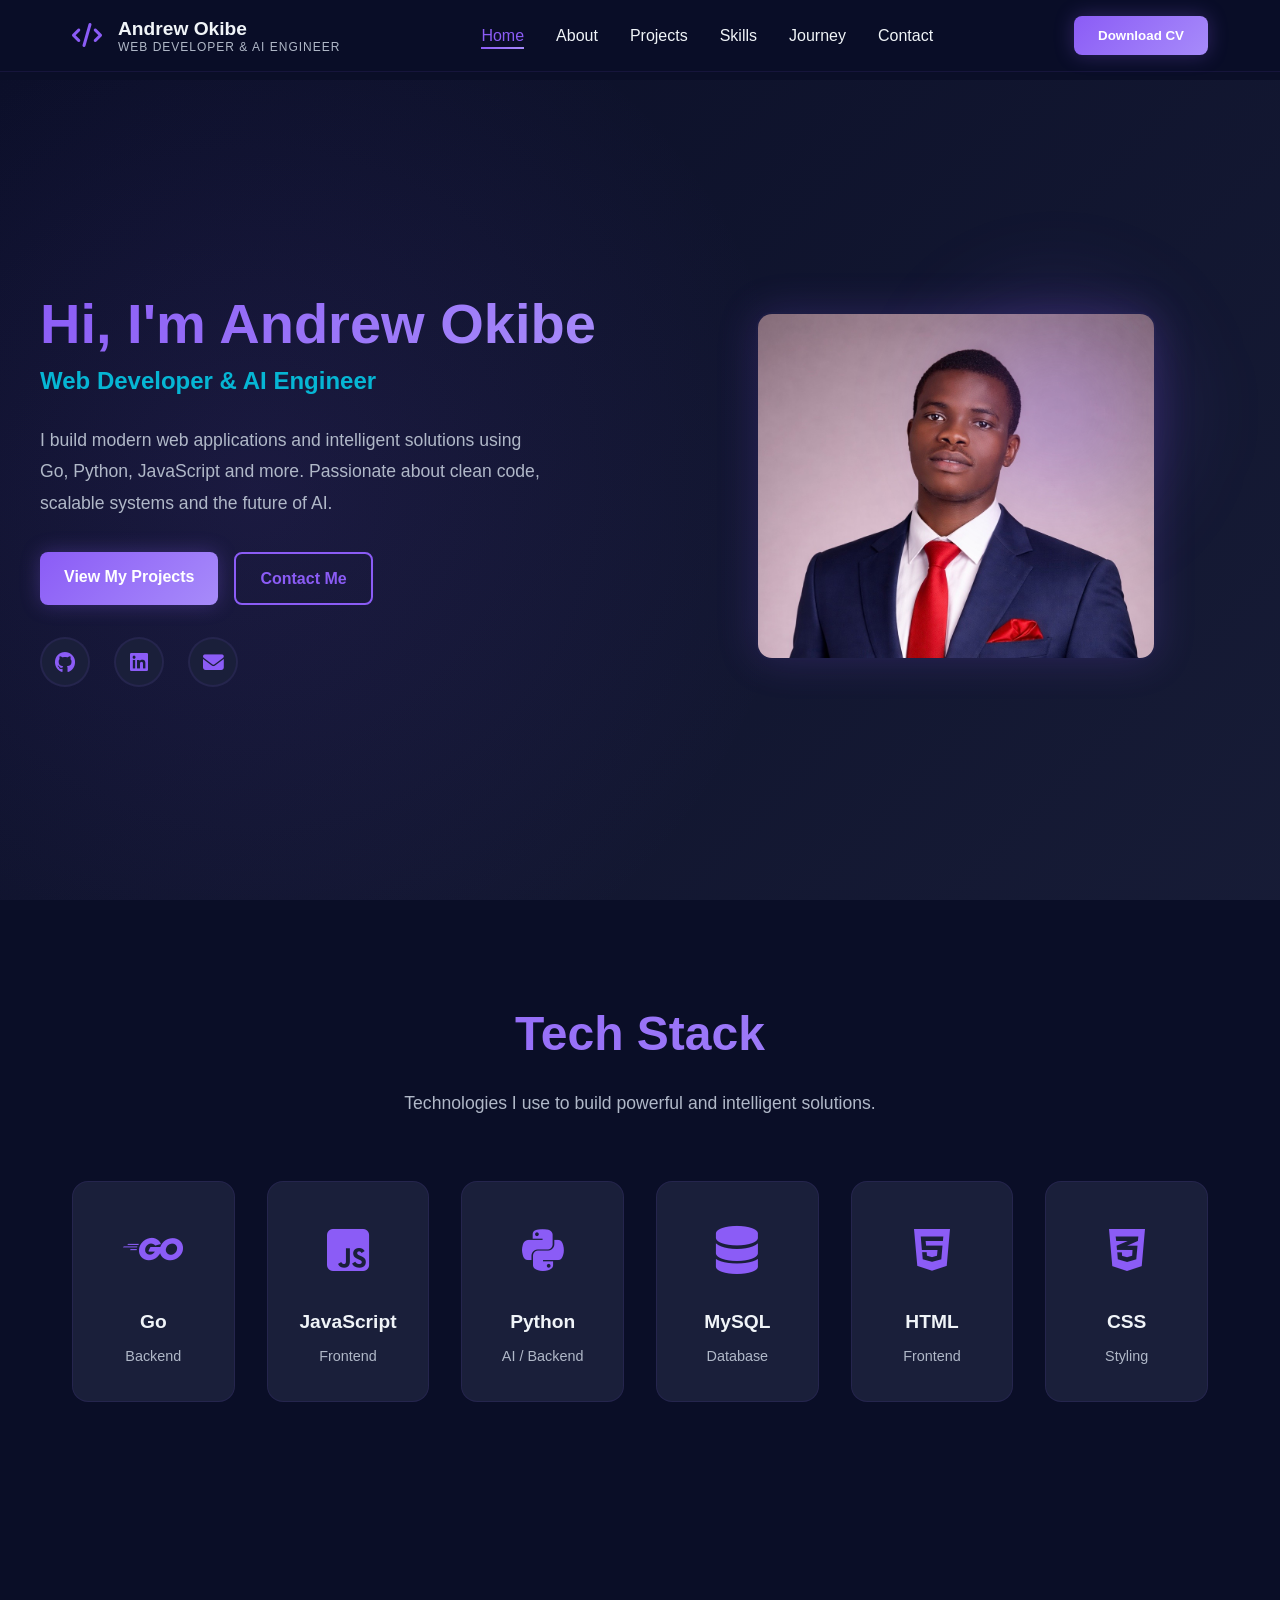
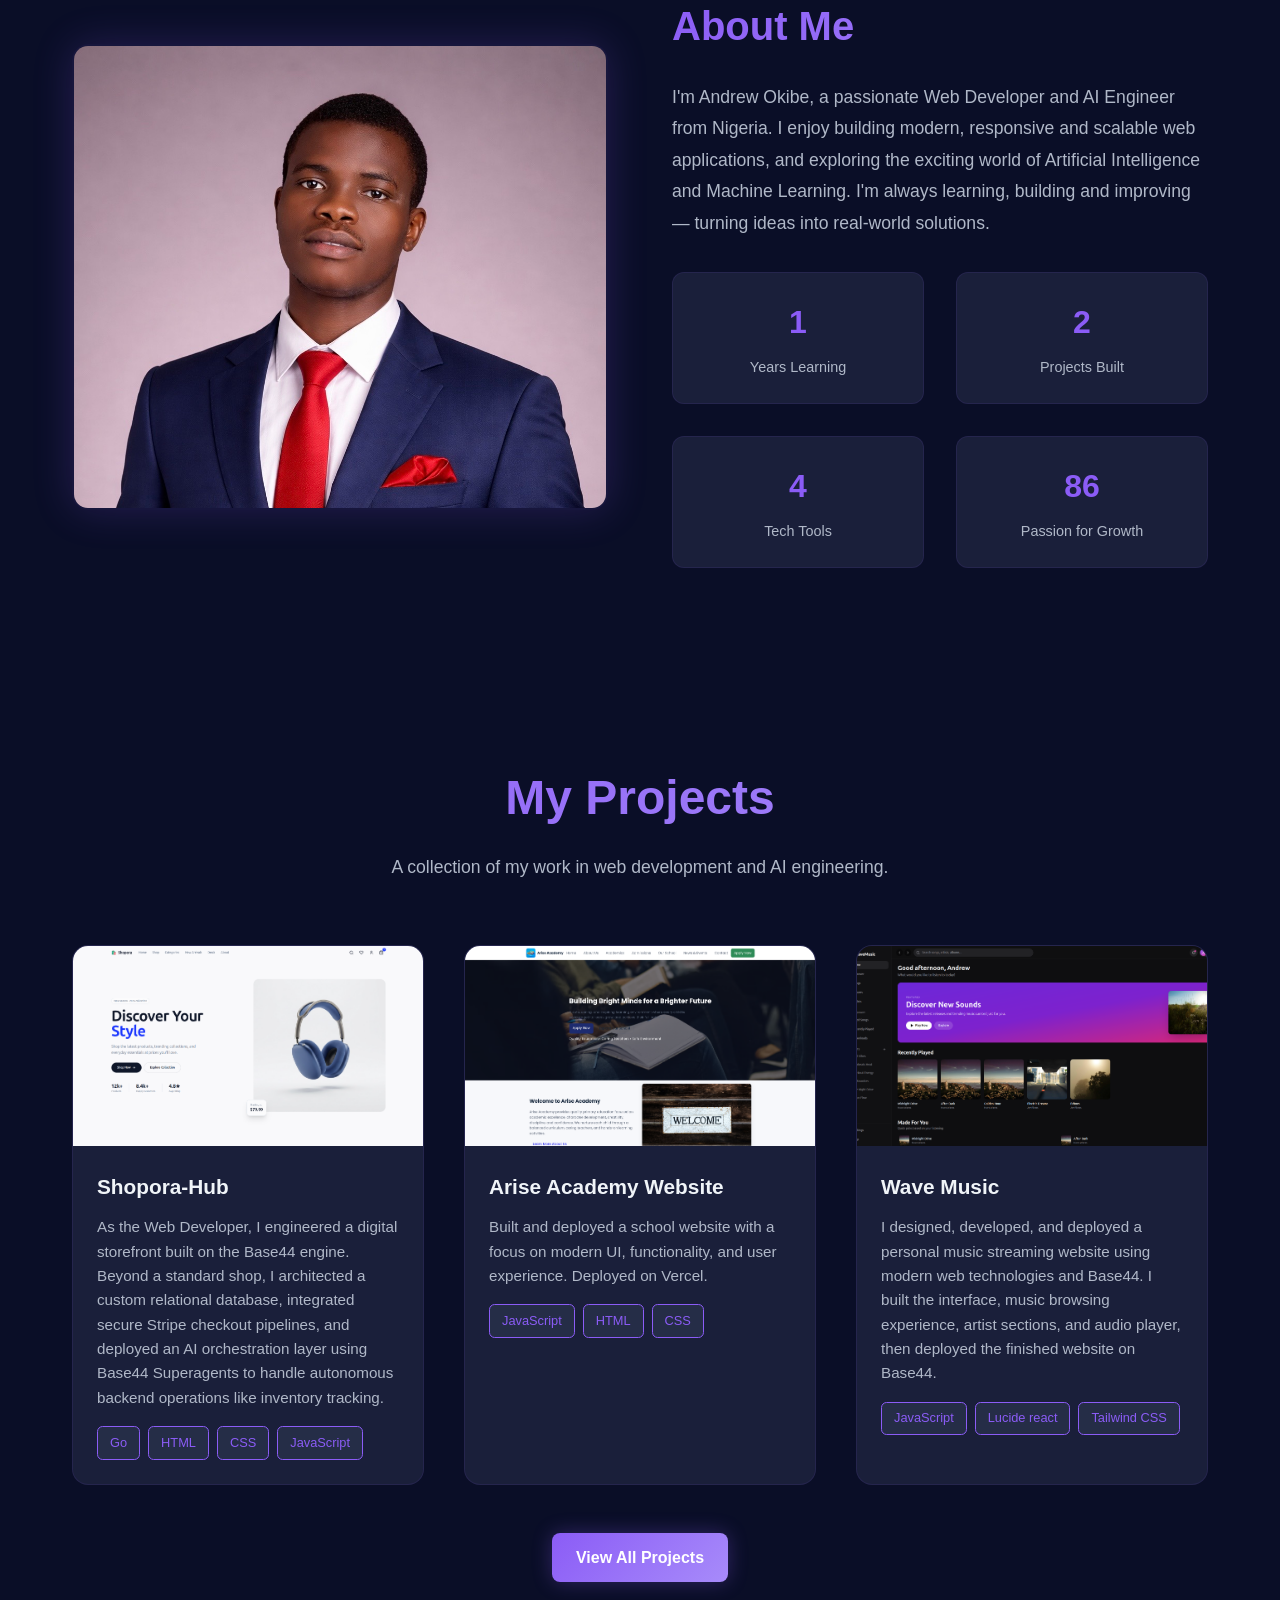
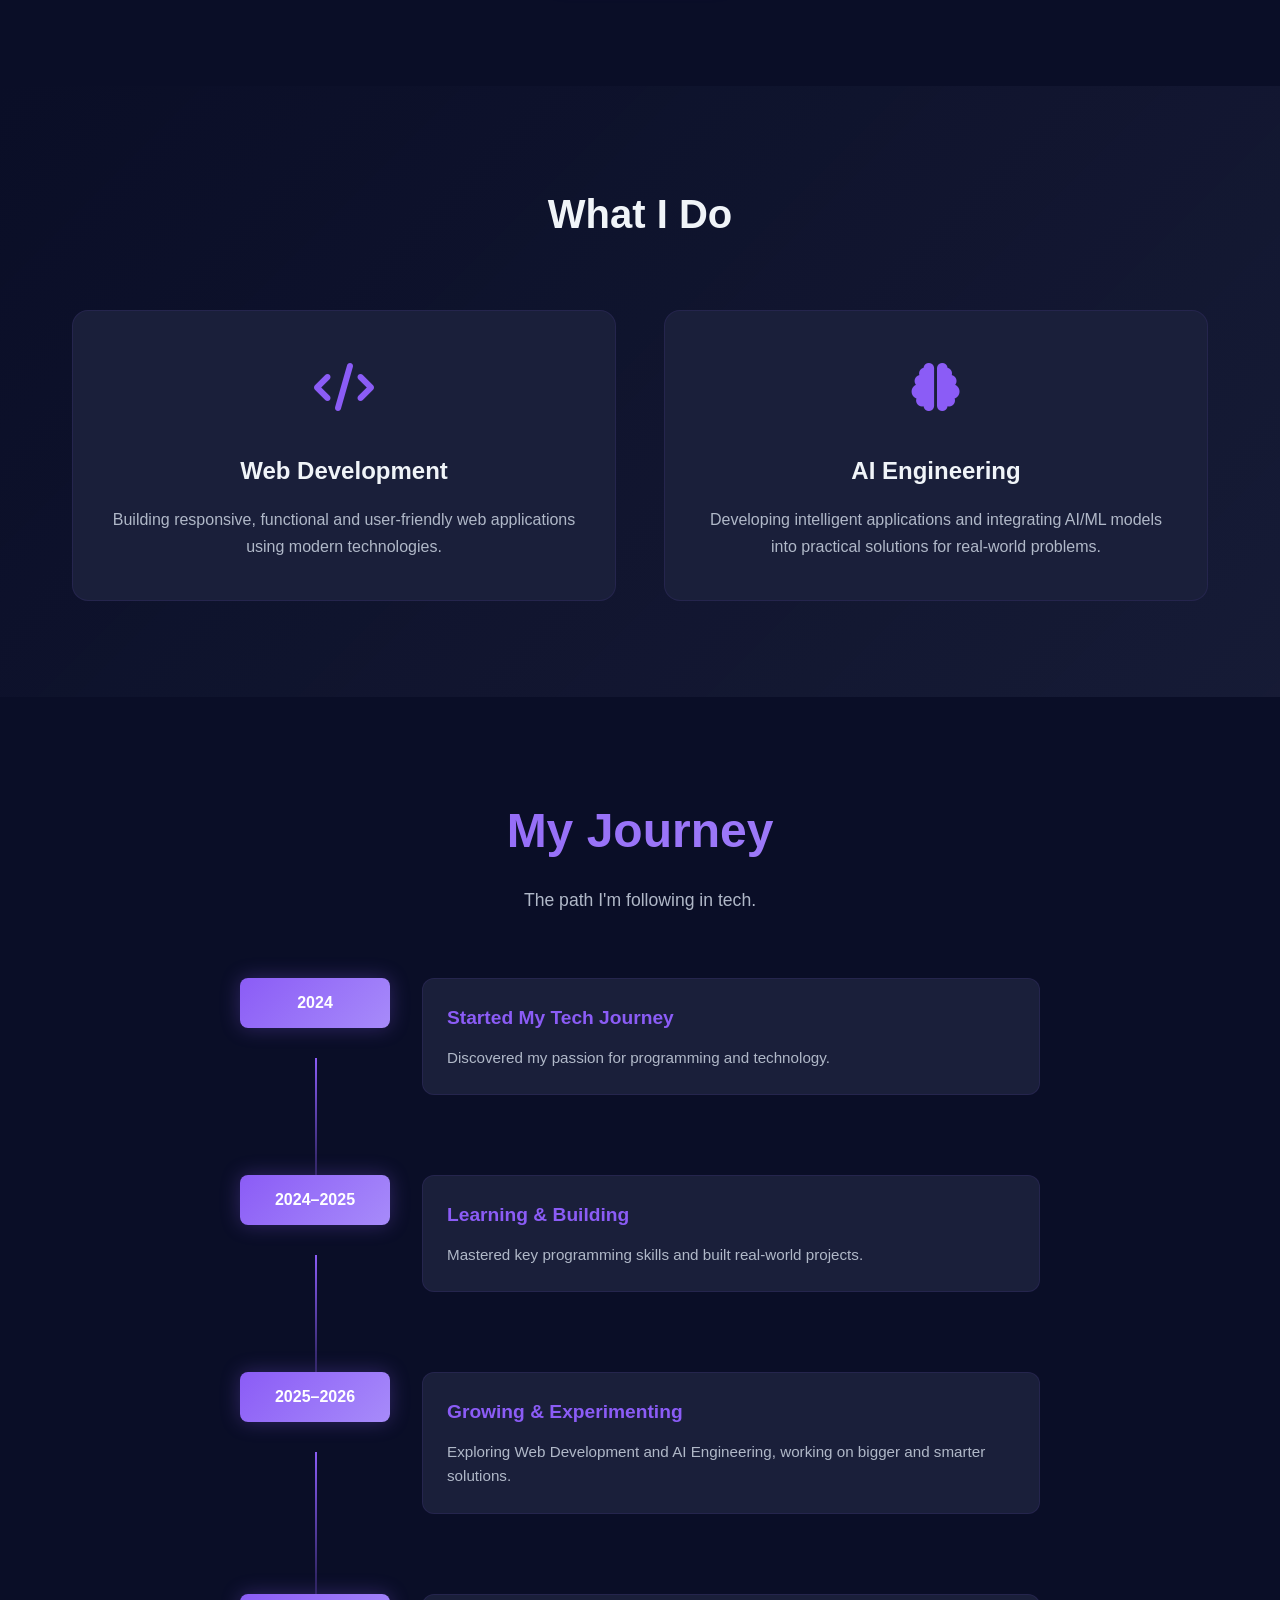
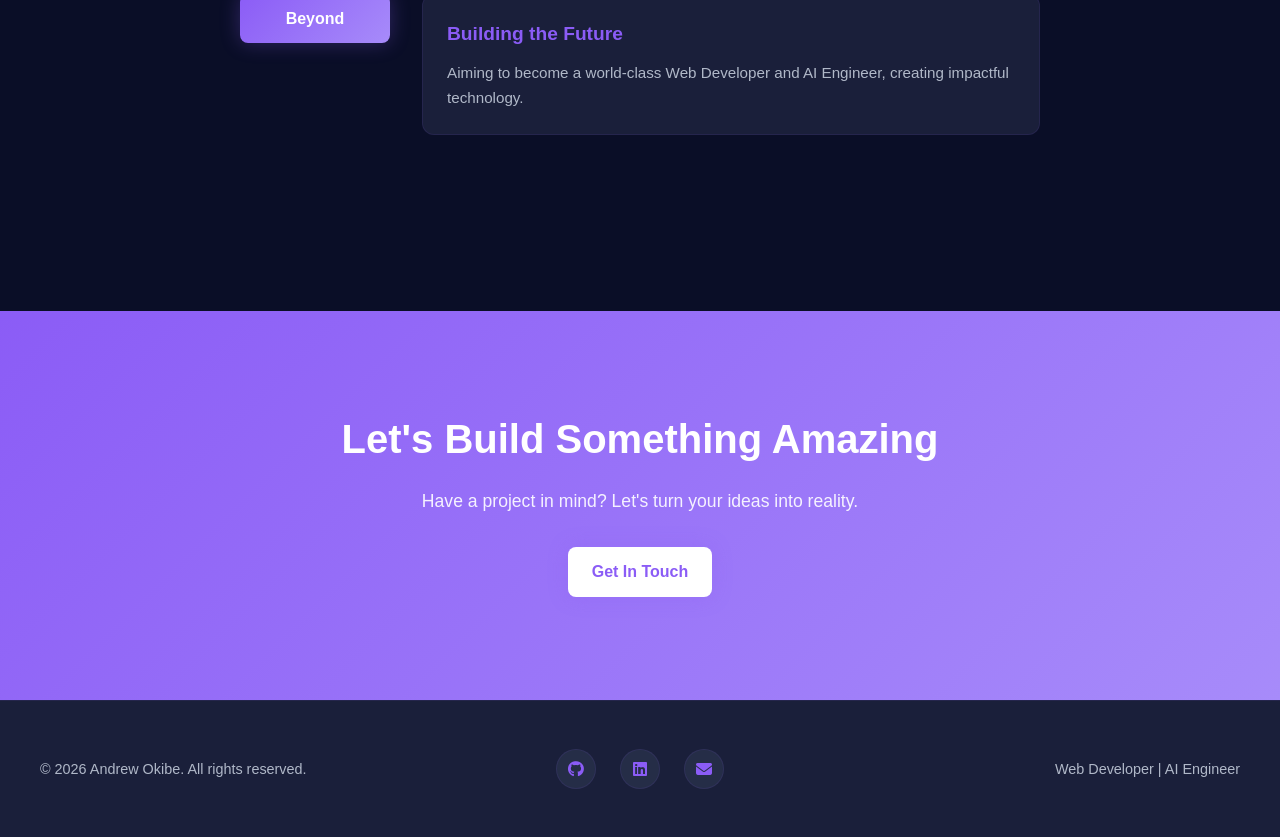
<file: index.html>
<!DOCTYPE html>
<html lang="en">
<head>
    <meta charset="UTF-8">
    <meta name="viewport" content="width=device-width, initial-scale=1.0">
    <title>Andrew Okibe | Web Developer & AI Engineer</title>
    <link rel="stylesheet" href="styles.css">
    <link rel="stylesheet" href="https://cdnjs.cloudflare.com/ajax/libs/font-awesome/6.4.0/css/all.min.css">
</head>
<body>
    <!-- Navigation Bar -->
    <nav class="navbar">
        <div class="nav-container">
            <div class="nav-brand">
                <i class="fas fa-code"></i>
                <div class="brand-text">
                    <span class="brand-name">Andrew Okibe</span>
                    <span class="brand-subtitle">Web Developer & AI Engineer</span>
                </div>
            </div>
            
            <ul class="nav-menu">
                <li><a href="#home" class="nav-link">Home</a></li>
                <li><a href="#about" class="nav-link">About</a></li>
                <li><a href="#projects" class="nav-link">Projects</a></li>
                <li><a href="#skills" class="nav-link">Skills</a></li>
                <li><a href="#journey" class="nav-link">Journey</a></li>
                <li><a href="#contact" class="nav-link">Contact</a></li>
            </ul>
            
            <button class="cv-btn">Download CV</button>
            
            <div class="hamburger">
                <span></span>
                <span></span>
                <span></span>
            </div>
        </div>
    </nav>

    <!-- Hero Section -->
    <section id="home" class="hero">
        <div class="hero-container">
            <div class="hero-content">
                <h1 class="hero-title">Hi, I'm Andrew Okibe</h1>
                <p class="hero-role">Web Developer & AI Engineer</p>
                <p class="hero-description">
                    I build modern web applications and intelligent solutions using Go, Python, JavaScript and more. 
                    Passionate about clean code, scalable systems and the future of AI.
                </p>
                <div class="hero-buttons">
                    <a href="#projects" class="btn btn-primary">View My Projects</a>
                    <a href="#contact" class="btn btn-secondary">Contact Me</a>
                </div>
                <div class="hero-socials">
                    <a href="https://github.com/Andrew628-ops" target="_blank" title="GitHub"><i class="fab fa-github"></i></a>
                    <a href="https://www.linkedin.com/in/andrew-otokpa-4079643bb/" target="_blank" title="LinkedIn"><i class="fab fa-linkedin"></i></a>
                    <a href="mailto:andrewokibeotokpa@gmail.com" title="Email"><i class="fas fa-envelope"></i></a>
                </div>
            </div>
            
            <div class="hero-visual">
                <div class="hero-image-wrapper">
                    <img src="assets/profile.jpg" alt="Andrew Okibe" class="hero-image">
                    <div class="ai-glow"></div>
                </div>
            </div>
        </div>
    </section>

    <!-- Tech Stack Section -->
    <section id="skills" class="tech-stack">
        <div class="container">
            <div class="section-header">
                <h2>Tech Stack</h2>
                <p>Technologies I use to build powerful and intelligent solutions.</p>
            </div>
            
            <div class="tech-grid">
                <div class="tech-card" data-tech="go">
                    <div class="tech-icon">
                        <i class="fab fa-golang"></i>
                    </div>
                    <h3>Go</h3>
                    <p>Backend</p>
                </div>
                
                <div class="tech-card" data-tech="javascript">
                    <div class="tech-icon">
                        <i class="fab fa-js-square"></i>
                    </div>
                    <h3>JavaScript</h3>
                    <p>Frontend</p>
                </div>
                
                <div class="tech-card" data-tech="python">
                    <div class="tech-icon">
                        <i class="fab fa-python"></i>
                    </div>
                    <h3>Python</h3>
                    <p>AI / Backend</p>
                </div>
                
                <div class="tech-card" data-tech="mysql">
                    <div class="tech-icon">
                        <i class="fas fa-database"></i>
                    </div>
                    <h3>MySQL</h3>
                    <p>Database</p>
                </div>
                
                <div class="tech-card" data-tech="html">
                    <div class="tech-icon">
                        <i class="fab fa-html5"></i>
                    </div>
                    <h3>HTML</h3>
                    <p>Frontend</p>
                </div>
                
                <div class="tech-card" data-tech="css">
                    <div class="tech-icon">
                        <i class="fab fa-css3-alt"></i>
                    </div>
                    <h3>CSS</h3>
                    <p>Styling</p>
                </div>
            </div>
        </div>
    </section>

    <!-- About Me Section -->
    <section id="about" class="about">
        <div class="container">
            <div class="about-grid">
                <div class="about-image">
                    <img src="assets/profile.jpg" alt="Andrew Okibe">
                </div>
                
                <div class="about-content">
                    <h2>About Me</h2>
                    <p class="about-text">
                        I'm Andrew Okibe, a passionate Web Developer and AI Engineer from Nigeria. 
                        I enjoy building modern, responsive and scalable web applications, and exploring 
                        the exciting world of Artificial Intelligence and Machine Learning. I'm always learning, 
                        building and improving — turning ideas into real-world solutions.
                    </p>
                    
                    <div class="about-stats">
                        <div class="stat">
                            <h4>2+</h4>
                            <p>Years Learning</p>
                        </div>
                        <div class="stat">
                            <h4>3+</h4>
                            <p>Projects Built</p>
                        </div>
                        <div class="stat">
                            <h4>5+</h4>
                            <p>Tech Tools</p>
                        </div>
                        <div class="stat">
                            <h4>100%</h4>
                            <p>Passion for Growth</p>
                        </div>
                    </div>
                </div>
            </div>
        </div>
    </section>

    <!-- Projects Section -->
    <section id="projects" class="projects">
        <div class="container">
            <div class="section-header">
                <h2>My Projects</h2>
                <p>A collection of my work in web development and AI engineering.</p>
            </div>
            
            <div class="projects-grid">
                <div class="project-card">
                    <div class="project-image">
                        <img src="assets/shopora.jpg" alt="shopora-hub">
                        <div class="project-overlay">
                            <a href="https://shopora-hub.base44.app" class="btn btn-small">Live Demo</a>
                        </div>
                    </div>
                    <div class="project-content">
                        <h3>Shopora-Hub</h3>
                        <p>As the Web Developer, I engineered a digital storefront built on the Base44 engine. Beyond a standard shop, I architected a custom relational database, integrated secure Stripe checkout pipelines, and deployed an AI orchestration layer using Base44 Superagents to handle autonomous backend operations like inventory tracking.</p>
                        <div class="project-tech">
                            <span class="tech-badge">Go</span>
                            <span class="tech-badge">HTML</span>
                            <span class="tech-badge">CSS</span>
                            <span class="tech-badge">JavaScript</span>
                        </div>
                    </div>
                </div>
                
                <div class="project-card">
                    <div class="project-image">
                        <img src="assets/arise-academy.jpg" alt="Arise Academy Website">
                        <div class="project-overlay">
                            <a href="https://arise-academy-website.vercel.app/" class="btn btn-small">Live Demo</a>
                        </div>
                    </div>
                    <div class="project-content">
                        <h3>Arise Academy Website</h3>
                        <p>Built and deployed a school website with a focus on modern UI, functionality, and user experience. Deployed on Vercel.</p>
                        <div class="project-tech">
                            <span class="tech-badge">JavaScript</span>
                            <span class="tech-badge">HTML</span>
                            <span class="tech-badge">CSS</span>
                        </div>
                    </div>
                </div>
                
                <div class="project-card">
                    <div class="project-image">
                        <img src="assets/wave-music.jpg" alt="wave-music">
                        <div class="project-overlay">
                            <a href="https://wave-music-app.base44.app" class="btn btn-small">Live Demo</a>
                        </div>
                    </div>
                    <div class="project-content">
                        <h3>Wave Music</h3>
                        <p>I designed, developed, and deployed a personal music streaming website using modern web technologies and Base44. I built the interface, music browsing experience, artist sections, and audio player, then deployed the finished website on Base44.</p>
                        <div class="project-tech">
                            <span class="tech-badge">JavaScript</span>
                            <span class="tech-badge">Lucide react</span>
                            <span class="tech-badge">Tailwind CSS</span>
                        </div>
                    </div>
                </div>
            </div>
            
            <div class="view-all-container">
                <a href="#" class="btn btn-primary">View All Projects</a>
            </div>
        </div>
    </section>

    <!-- What I Do Section -->
    <section class="services">
        <div class="container">
            <h2 style="text-align: center; margin-bottom: 4rem; font-size: 2.5rem;">What I Do</h2>
            
            <div class="services-grid">
                <div class="service-card">
                    <div class="service-icon">
                        <i class="fas fa-code"></i>
                    </div>
                    <h3>Web Development</h3>
                    <p>Building responsive, functional and user-friendly web applications using modern technologies.</p>
                </div>
                
                <div class="service-card">
                    <div class="service-icon">
                        <i class="fas fa-brain"></i>
                    </div>
                    <h3>AI Engineering</h3>
                    <p>Developing intelligent applications and integrating AI/ML models into practical solutions for real-world problems.</p>
                </div>
            </div>
        </div>
    </section>

    <!-- Journey Section -->
    <section id="journey" class="journey">
        <div class="container">
            <div class="section-header">
                <h2>My Journey</h2>
                <p>The path I'm following in tech.</p>
            </div>
            
            <div class="timeline">
                <div class="timeline-item">
                    <div class="timeline-marker">2024</div>
                    <div class="timeline-content">
                        <h3>Started My Tech Journey</h3>
                        <p>Discovered my passion for programming and technology.</p>
                    </div>
                </div>
                
                <div class="timeline-item">
                    <div class="timeline-marker">2024–2025</div>
                    <div class="timeline-content">
                        <h3>Learning & Building</h3>
                        <p>Mastered key programming skills and built real-world projects.</p>
                    </div>
                </div>
                
                <div class="timeline-item">
                    <div class="timeline-marker">2025–2026</div>
                    <div class="timeline-content">
                        <h3>Growing & Experimenting</h3>
                        <p>Exploring Web Development and AI Engineering, working on bigger and smarter solutions.</p>
                    </div>
                </div>
                
                <div class="timeline-item">
                    <div class="timeline-marker">Beyond</div>
                    <div class="timeline-content">
                        <h3>Building the Future</h3>
                        <p>Aiming to become a world-class Web Developer and AI Engineer, creating impactful technology.</p>
                    </div>
                </div>
            </div>
        </div>
    </section>

    <!-- CTA Section -->
    <section id="contact" class="cta">
        <div class="cta-content">
            <h2>Let's Build Something Amazing</h2>
            <p>Have a project in mind? Let's turn your ideas into reality.</p>
            <a href="mailto:hello@andrew.com" class="btn btn-primary">Get In Touch</a>
        </div>
    </section>

    <!-- Footer -->
    <footer class="footer">
        <div class="footer-container">
            <div class="footer-left">
                <p>&copy; 2026 Andrew Okibe. All rights reserved.</p>
            </div>
            
            <div class="footer-socials">
                <a href="https://github.com/Andrew628-ops" target="_blank" title="GitHub"><i class="fab fa-github"></i></a>
                <a href="https://www.linkedin.com/in/andrew-otokpa-4079643bb/" target="_blank" title="LinkedIn"><i class="fab fa-linkedin"></i></a>
                <a href="mailto:andrewokibeotokpa@gmail.com" title="Email"><i class="fas fa-envelope"></i></a>
            </div>
            
            <div class="footer-right">
                <p>Web Developer | AI Engineer</p>
            </div>
        </div>
    </footer>

    <script src="script.js"></script>
</body>
</html>
</file>
<file: styles.css>
/*GLOBAL STYLES & VARIABLES*/

:root {
    --primary-bg: #0a0e27;
    --secondary-bg: #1a1f3a;
    --tertiary-bg: #252d47;
    --accent-purple: #8b5cf6;
    --accent-violet: #a78bfa;
    --accent-blue: #3b82f6;
    --accent-cyan: #06b6d4;
    --text-primary: #f0f4f8;
    --text-secondary: #b0b8c8;
    --border-color: rgba(139, 92, 246, 0.1);
    --glow-color: rgba(139, 92, 246, 0.3);
}

* {
    margin: 0;
    padding: 0;
    box-sizing: border-box;
}

html {
    scroll-behavior: smooth;
}

body {
    font-family: 'Segoe UI', Tahoma, Geneva, Verdana, sans-serif;
    background-color: var(--primary-bg);
    color: var(--text-primary);
    line-height: 1.6;
    overflow-x: hidden;
}

/*UTILITY CLASSES */

.container {
    max-width: 1200px;
    margin: 0 auto;
    padding: 0 2rem;
}

.section-header {
    text-align: center;
    margin-bottom: 4rem;
}

.section-header h2 {
    font-size: 3rem;
    margin-bottom: 1rem;
    background: linear-gradient(135deg, var(--accent-purple), var(--accent-violet));
    -webkit-background-clip: text;
    -webkit-text-fill-color: transparent;
    background-clip: text;
}

.section-header p {
    font-size: 1.1rem;
    color: var(--text-secondary);
    max-width: 600px;
    margin: 0 auto;
}

/*BUTTONS*/

.btn {
    display: inline-block;
    padding: 0.75rem 1.5rem;
    border-radius: 0.5rem;
    text-decoration: none;
    font-weight: 600;
    transition: all 0.3s ease;
    cursor: pointer;
    border: none;
    font-size: 1rem;
}

.btn-primary {
    background: linear-gradient(135deg, var(--accent-purple), var(--accent-violet));
    color: white;
    box-shadow: 0 0 20px rgba(139, 92, 246, 0.3);
}

.btn-primary:hover {
    transform: translateY(-3px);
    box-shadow: 0 0 30px rgba(139, 92, 246, 0.5);
}

.btn-secondary {
    background: transparent;
    color: var(--accent-purple);
    border: 2px solid var(--accent-purple);
}

.btn-secondary:hover {
    background: var(--accent-purple);
    color: white;
    transform: translateY(-3px);
}

.btn-small {
    padding: 0.5rem 1rem;
    font-size: 0.9rem;
}

/*NAVIGATION BAR*/

.navbar {
    position: fixed;
    top: 0;
    width: 100%;
    background-color: rgba(10, 14, 39, 0.95);
    backdrop-filter: blur(10px);
    border-bottom: 1px solid var(--border-color);
    z-index: 1000;
    padding: 1rem 0;
}

.nav-container {
    max-width: 1200px;
    margin: 0 auto;
    padding: 0 2rem;
    display: flex;
    justify-content: space-between;
    align-items: center;
}

.nav-brand {
    display: flex;
    align-items: center;
    gap: 1rem;
    cursor: pointer;
}

.nav-brand i {
    font-size: 1.5rem;
    color: var(--accent-purple);
}

.brand-text {
    display: flex;
    flex-direction: column;
    line-height: 1.2;
}

.brand-name {
    font-weight: 700;
    font-size: 1.2rem;
    color: var(--text-primary);
}

.brand-subtitle {
    font-size: 0.75rem;
    color: var(--text-secondary);
    text-transform: uppercase;
    letter-spacing: 1px;
}

.nav-menu {
    display: flex;
    list-style: none;
    gap: 2rem;
    align-items: center;
}

.nav-link {
    color: var(--text-primary);
    text-decoration: none;
    font-weight: 500;
    transition: color 0.3s ease;
    position: relative;
}

.nav-link::after {
    content: '';
    position: absolute;
    bottom: -5px;
    left: 0;
    width: 0;
    height: 2px;
    background: linear-gradient(90deg, var(--accent-purple), var(--accent-violet));
    transition: width 0.3s ease;
}

.nav-link:hover {
    color: var(--accent-purple);
}

.nav-link:hover::after {
    width: 100%;
}

.cv-btn {
    background: linear-gradient(135deg, var(--accent-purple), var(--accent-violet));
    color: white;
    padding: 0.75rem 1.5rem;
    border: none;
    border-radius: 0.5rem;
    font-weight: 600;
    cursor: pointer;
    transition: all 0.3s ease;
    box-shadow: 0 0 20px rgba(139, 92, 246, 0.3);
}

.cv-btn:hover {
    transform: translateY(-3px);
    box-shadow: 0 0 30px rgba(139, 92, 246, 0.5);
}

.hamburger {
    display: none;
    flex-direction: column;
    gap: 5px;
    cursor: pointer;
}

.hamburger span {
    width: 25px;
    height: 3px;
    background-color: var(--accent-purple);
    border-radius: 2px;
    transition: all 0.3s ease;
}

/*HERO SECTION*/

.hero {
    margin-top: 80px;
    min-height: calc(100vh - 80px);
    display: flex;
    align-items: center;
    padding: 4rem 2rem;
    background: linear-gradient(135deg, rgba(10, 14, 39, 1) 0%, rgba(26, 31, 58, 0.8) 100%);
    position: relative;
    overflow: hidden;
}

.hero::before {
    content: '';
    position: absolute;
    top: 0;
    left: 0;
    width: 100%;
    height: 100%;
    background: radial-gradient(circle at 20% 50%, rgba(139, 92, 246, 0.1) 0%, transparent 50%);
    pointer-events: none;
}

.hero-container {
    max-width: 1200px;
    margin: 0 auto;
    width: 100%;
    display: grid;
    grid-template-columns: 1fr 1fr;
    gap: 4rem;
    align-items: center;
    position: relative;
    z-index: 1;
}

.hero-content h1 {
    font-size: 3.5rem;
    font-weight: 800;
    margin-bottom: 0.5rem;
    background: linear-gradient(135deg, var(--accent-purple), var(--accent-violet));
    -webkit-background-clip: text;
    -webkit-text-fill-color: transparent;
    background-clip: text;
    line-height: 1.1;
}

.hero-role {
    font-size: 1.5rem;
    color: var(--accent-cyan);
    font-weight: 600;
    margin-bottom: 1.5rem;
}

.hero-description {
    font-size: 1.1rem;
    color: var(--text-secondary);
    margin-bottom: 2rem;
    line-height: 1.8;
    max-width: 500px;
}

.hero-buttons {
    display: flex;
    gap: 1rem;
    margin-bottom: 2rem;
    flex-wrap: wrap;
}

.hero-socials {
    display: flex;
    gap: 1.5rem;
    margin-top: 2rem;
}

.hero-socials a {
    width: 50px;
    height: 50px;
    border-radius: 50%;
    background-color: var(--secondary-bg);
    border: 2px solid var(--border-color);
    display: flex;
    align-items: center;
    justify-content: center;
    font-size: 1.3rem;
    color: var(--accent-purple);
    text-decoration: none;
    transition: all 0.3s ease;
}

.hero-socials a:hover {
    background: linear-gradient(135deg, var(--accent-purple), var(--accent-violet));
    color: white;
    transform: translateY(-5px);
    box-shadow: 0 0 20px rgba(139, 92, 246, 0.4);
}

.hero-visual {
    display: flex;
    justify-content: center;
    align-items: center;
}

.hero-image-wrapper {
    position: relative;
    width: 100%;
    max-width: 400px;
}

.hero-image {
    width: 100%;
    height: auto;
    border-radius: 1rem;
    border: 2px solid var(--border-color);
    box-shadow: 0 0 40px rgba(139, 92, 246, 0.2);
    transition: all 0.3s ease;
}

.hero-image:hover {
    transform: translateY(-10px);
    box-shadow: 0 0 60px rgba(139, 92, 246, 0.4);
}

.ai-glow {
    position: absolute;
    top: -50px;
    right: -50px;
    width: 300px;
    height: 300px;
    background: radial-gradient(circle, rgba(139, 92, 246, 0.3) 0%, transparent 70%);
    border-radius: 50%;
    filter: blur(40px);
    animation: float 6s ease-in-out infinite;
}

@keyframes float {
    0%, 100% {
        transform: translateY(0px);
    }
    50% {
        transform: translateY(-30px);
    }
}

/*TECH STACK SECTION*/

.tech-stack {
    padding: 6rem 2rem;
    background-color: var(--primary-bg);
}

.tech-grid {
    display: grid;
    grid-template-columns: repeat(auto-fit, minmax(150px, 1fr));
    gap: 2rem;
}

.tech-card {
    background-color: var(--secondary-bg);
    border: 1px solid var(--border-color);
    border-radius: 1rem;
    padding: 2rem 1.5rem;
    text-align: center;
    transition: all 0.3s ease;
    cursor: pointer;
}

.tech-card:hover {
    border-color: var(--accent-purple);
    transform: translateY(-10px);
    box-shadow: 0 0 30px rgba(139, 92, 246, 0.3);
}

.tech-icon {
    font-size: 3rem;
    margin-bottom: 1rem;
    color: var(--accent-purple);
    transition: all 0.3s ease;
}

.tech-card:hover .tech-icon {
    color: var(--accent-violet);
    transform: scale(1.1);
}

.tech-card h3 {
    font-size: 1.2rem;
    margin-bottom: 0.5rem;
}

.tech-card p {
    color: var(--text-secondary);
    font-size: 0.9rem;
}

/*ABOUT SECTION*/

.about {
    padding: 6rem 2rem;
    background-color: var(--primary-bg);
}

.about-grid {
    display: grid;
    grid-template-columns: 1fr 1fr;
    gap: 4rem;
    align-items: center;
}

.about-image img {
    width: 100%;
    height: auto;
    border-radius: 1rem;
    border: 2px solid var(--border-color);
    box-shadow: 0 0 40px rgba(139, 92, 246, 0.2);
    transition: all 0.3s ease;
}

.about-image img:hover {
    transform: scale(1.05);
    box-shadow: 0 0 60px rgba(139, 92, 246, 0.4);
}

.about-content h2 {
    font-size: 2.5rem;
    margin-bottom: 1.5rem;
    background: linear-gradient(135deg, var(--accent-purple), var(--accent-violet));
    -webkit-background-clip: text;
    -webkit-text-fill-color: transparent;
    background-clip: text;
}

.about-text {
    font-size: 1.1rem;
    color: var(--text-secondary);
    line-height: 1.8;
    margin-bottom: 2rem;
}

.about-stats {
    display: grid;
    grid-template-columns: repeat(2, 1fr);
    gap: 2rem;
}

.stat {
    background-color: var(--secondary-bg);
    border: 1px solid var(--border-color);
    border-radius: 0.75rem;
    padding: 1.5rem;
    text-align: center;
    transition: all 0.3s ease;
}

.stat:hover {
    border-color: var(--accent-purple);
    box-shadow: 0 0 20px rgba(139, 92, 246, 0.2);
}

.stat h4 {
    font-size: 2rem;
    color: var(--accent-purple);
    margin-bottom: 0.5rem;
}

.stat p {
    color: var(--text-secondary);
    font-size: 0.9rem;
}

/*PROJECTS SECTION*/

.projects {
    padding: 6rem 2rem;
    background-color: var(--primary-bg);
}

.projects-grid {
    display: grid;
    grid-template-columns: repeat(auto-fit, minmax(300px, 1fr));
    gap: 2.5rem;
    margin-bottom: 3rem;
}

.project-card {
    background-color: var(--secondary-bg);
    border: 1px solid var(--border-color);
    border-radius: 1rem;
    overflow: hidden;
    transition: all 0.3s ease;
}

.project-card:hover {
    border-color: var(--accent-purple);
    transform: translateY(-10px);
    box-shadow: 0 0 40px rgba(139, 92, 246, 0.3);
}

.project-image {
    position: relative;
    width: 100%;
    height: 200px;
    overflow: hidden;
    background-color: var(--tertiary-bg);
}

.project-image img {
    width: 100%;
    height: 100%;
    object-fit: cover;
    transition: all 0.3s ease;
}

.project-card:hover .project-image img {
    transform: scale(1.1);
}

.project-overlay {
    position: absolute;
    top: 0;
    left: 0;
    width: 100%;
    height: 100%;
    background: rgba(10, 14, 39, 0.9);
    display: flex;
    gap: 1rem;
    justify-content: center;
    align-items: center;
    opacity: 0;
    transition: all 0.3s ease;
}

.project-card:hover .project-overlay {
    opacity: 1;
}

.project-content {
    padding: 1.5rem;
}

.project-content h3 {
    font-size: 1.3rem;
    margin-bottom: 0.75rem;
    color: var(--text-primary);
}

.project-content p {
    color: var(--text-secondary);
    font-size: 0.95rem;
    margin-bottom: 1rem;
    line-height: 1.6;
}

.project-tech {
    display: flex;
    flex-wrap: wrap;
    gap: 0.5rem;
}

.tech-badge {
    background-color: var(--tertiary-bg);
    color: var(--accent-purple);
    padding: 0.35rem 0.75rem;
    border-radius: 0.35rem;
    font-size: 0.8rem;
    border: 1px solid var(--accent-purple);
    transition: all 0.3s ease;
}

.tech-badge:hover {
    background-color: var(--accent-purple);
    color: white;
}

.view-all-container {
    text-align: center;
}

/*SERVICES SECTION*/

.services {
    padding: 6rem 2rem;
    background: linear-gradient(135deg, rgba(10, 14, 39, 1) 0%, rgba(26, 31, 58, 0.8) 100%);
}

.services-grid {
    display: grid;
    grid-template-columns: repeat(auto-fit, minmax(300px, 1fr));
    gap: 3rem;
    max-width: 1200px;
    margin: 0 auto;
}

.service-card {
    background-color: var(--secondary-bg);
    border: 1px solid var(--border-color);
    border-radius: 1rem;
    padding: 2.5rem 2rem;
    text-align: center;
    transition: all 0.3s ease;
}

.service-card:hover {
    border-color: var(--accent-purple);
    transform: translateY(-10px);
    box-shadow: 0 0 40px rgba(139, 92, 246, 0.3);
}

.service-icon {
    font-size: 3rem;
    color: var(--accent-purple);
    margin-bottom: 1.5rem;
    transition: all 0.3s ease;
}

.service-card:hover .service-icon {
    transform: scale(1.2) rotate(10deg);
}

.service-card h3 {
    font-size: 1.5rem;
    margin-bottom: 1rem;
}

.service-card p {
    color: var(--text-secondary);
    font-size: 1rem;
    line-height: 1.7;
}

/*JOURNEY SECTION*/

.journey {
    padding: 6rem 2rem;
    background-color: var(--primary-bg);
}

.timeline {
    max-width: 800px;
    margin: 0 auto;
}

.timeline-item {
    display: grid;
    grid-template-columns: 150px 1fr;
    gap: 2rem;
    margin-bottom: 2.5rem;
    position: relative;
    padding-bottom: 2.5rem;
}

.timeline-item:not(:last-child)::after {
    content: '';
    position: absolute;
    left: 75px;
    top: 80px;
    width: 2px;
    height: 100%;
    background: linear-gradient(180deg, var(--accent-purple), transparent);
}

.timeline-marker {
    background: linear-gradient(135deg, var(--accent-purple), var(--accent-violet));
    color: white;
    padding: 0.75rem 1.5rem;
    border-radius: 0.5rem;
    font-weight: 600;
    text-align: center;
    height: fit-content;
    box-shadow: 0 0 20px rgba(139, 92, 246, 0.3);
}

.timeline-content {
    background-color: var(--secondary-bg);
    border: 1px solid var(--border-color);
    border-radius: 0.75rem;
    padding: 1.5rem;
    transition: all 0.3s ease;
}

.timeline-item:hover .timeline-content {
    border-color: var(--accent-purple);
    box-shadow: 0 0 20px rgba(139, 92, 246, 0.2);
}

.timeline-content h3 {
    font-size: 1.2rem;
    margin-bottom: 0.75rem;
    color: var(--accent-purple);
}

.timeline-content p {
    color: var(--text-secondary);
    font-size: 0.95rem;
    line-height: 1.6;
}

/*CTA SECTION*/

.cta {
    padding: 6rem 2rem;
    background: linear-gradient(135deg, var(--accent-purple), var(--accent-violet));
    text-align: center;
}

.cta-content h2 {
    font-size: 2.5rem;
    margin-bottom: 1rem;
    color: white;
}

.cta-content p {
    font-size: 1.1rem;
    color: rgba(255, 255, 255, 0.9);
    margin-bottom: 2rem;
}

.cta .btn-primary {
    background: white;
    color: var(--accent-purple);
}

.cta .btn-primary:hover {
    transform: translateY(-3px);
}

/*FOOTER*/

.footer {
    background-color: var(--secondary-bg);
    border-top: 1px solid var(--border-color);
    padding: 3rem 2rem;
}

.footer-container {
    max-width: 1200px;
    margin: 0 auto;
    display: grid;
    grid-template-columns: 1fr 1fr 1fr;
    gap: 2rem;
    align-items: center;
}

.footer-left p {
    color: var(--text-secondary);
    font-size: 0.9rem;
}

.footer-socials {
    display: flex;
    justify-content: center;
    gap: 1.5rem;
}

.footer-socials a {
    width: 40px;
    height: 40px;
    border-radius: 50%;
    background-color: var(--tertiary-bg);
    border: 1px solid var(--border-color);
    display: flex;
    align-items: center;
    justify-content: center;
    color: var(--accent-purple);
    text-decoration: none;
    transition: all 0.3s ease;
    font-size: 1rem;
}

.footer-socials a:hover {
    background: var(--accent-purple);
    color: white;
    transform: translateY(-3px);
}

.footer-right {
    text-align: right;
}

.footer-right p {
    color: var(--text-secondary);
    font-size: 0.9rem;
}

/*RESPONSIVE DESIGN*/

@media (max-width: 768px) {
    .nav-menu {
        display: none;
    }

    .hamburger {
        display: flex;
    }

    .hero-container {
        grid-template-columns: 1fr;
        gap: 2rem;
    }

    .hero-content h1 {
        font-size: 2rem;
    }

    .hero-role {
        font-size: 1.2rem;
    }

    .hero-buttons {
        flex-direction: column;
    }

    .hero-buttons .btn {
        width: 100%;
        text-align: center;
    }

    .about-grid {
        grid-template-columns: 1fr;
    }

    .tech-grid {
        grid-template-columns: repeat(auto-fit, minmax(120px, 1fr));
        gap: 1rem;
    }

    .section-header h2 {
        font-size: 2rem;
    }

    .projects-grid {
        grid-template-columns: 1fr;
    }

    .services-grid {
        grid-template-columns: 1fr;
    }

    .about-stats {
        grid-template-columns: repeat(2, 1fr);
        gap: 1rem;
    }

    .timeline-item {
        grid-template-columns: 100px 1fr;
        gap: 1rem;
    }

    .timeline-marker {
        font-size: 0.8rem;
        padding: 0.5rem 1rem;
    }

    .footer-container {
        grid-template-columns: 1fr;
        text-align: center;
        gap: 1.5rem;
    }

    .footer-right {
        text-align: center;
    }

    .cta-content h2 {
        font-size: 1.8rem;
    }

    .cta-content p {
        font-size: 1rem;
    }

    .nav-brand i {
        font-size: 1.2rem;
    }

    .brand-name {
        font-size: 1rem;
    }

    .brand-subtitle {
        font-size: 0.65rem;
    }
}

@media (max-width: 480px) {
    .nav-container {
        padding: 0 1rem;
    }

    .hero {
        margin-top: 70px;
        padding: 2rem 1rem;
    }

    .hero-content h1 {
        font-size: 1.5rem;
    }

    .hero-role {
        font-size: 1rem;
    }

    .hero-description {
        font-size: 0.9rem;
    }

    .hero-buttons {
        flex-direction: column;
        gap: 0.75rem;
    }

    .hero-socials {
        gap: 1rem;
        justify-content: center;
    }

    .hero-socials a {
        width: 40px;
        height: 40px;
        font-size: 1rem;
    }

    .section-header h2 {
        font-size: 1.5rem;
    }

    .section-header p {
        font-size: 0.9rem;
    }

    .tech-grid {
        grid-template-columns: repeat(2, 1fr);
        gap: 0.75rem;
    }

    .tech-card {
        padding: 1rem;
    }

    .tech-icon {
        font-size: 2rem;
    }

    .tech-card h3 {
        font-size: 1rem;
    }

    .tech-card p {
        font-size: 0.75rem;
    }

    .about-stats {
        grid-template-columns: 1fr;
    }

    .stat {
        padding: 1rem;
    }

    .stat h4 {
        font-size: 1.5rem;
    }

    .project-card {
        border-radius: 0.75rem;
    }

    .project-content {
        padding: 1rem;
    }

    .project-content h3 {
        font-size: 1.1rem;
    }

    .project-content p {
        font-size: 0.85rem;
    }

    .service-card {
        padding: 1.5rem 1rem;
    }

    .service-icon {
        font-size: 2rem;
    }

    .service-card h3 {
        font-size: 1.2rem;
    }

    .timeline-item {
        grid-template-columns: 80px 1fr;
        gap: 0.75rem;
        margin-bottom: 2rem;
    }

    .timeline-marker {
        font-size: 0.7rem;
        padding: 0.4rem 0.75rem;
    }

    .timeline-item:not(:last-child)::after {
        left: 40px;
    }

    .footer-container {
        padding: 2rem 1rem;
    }

    .footer-left p,
    .footer-right p {
        font-size: 0.8rem;
    }

    .cta-content h2 {
        font-size: 1.3rem;
    }

    .cta-content p {
        font-size: 0.9rem;
    }

    .container {
        padding: 0 1rem;
    }
}
</file>
